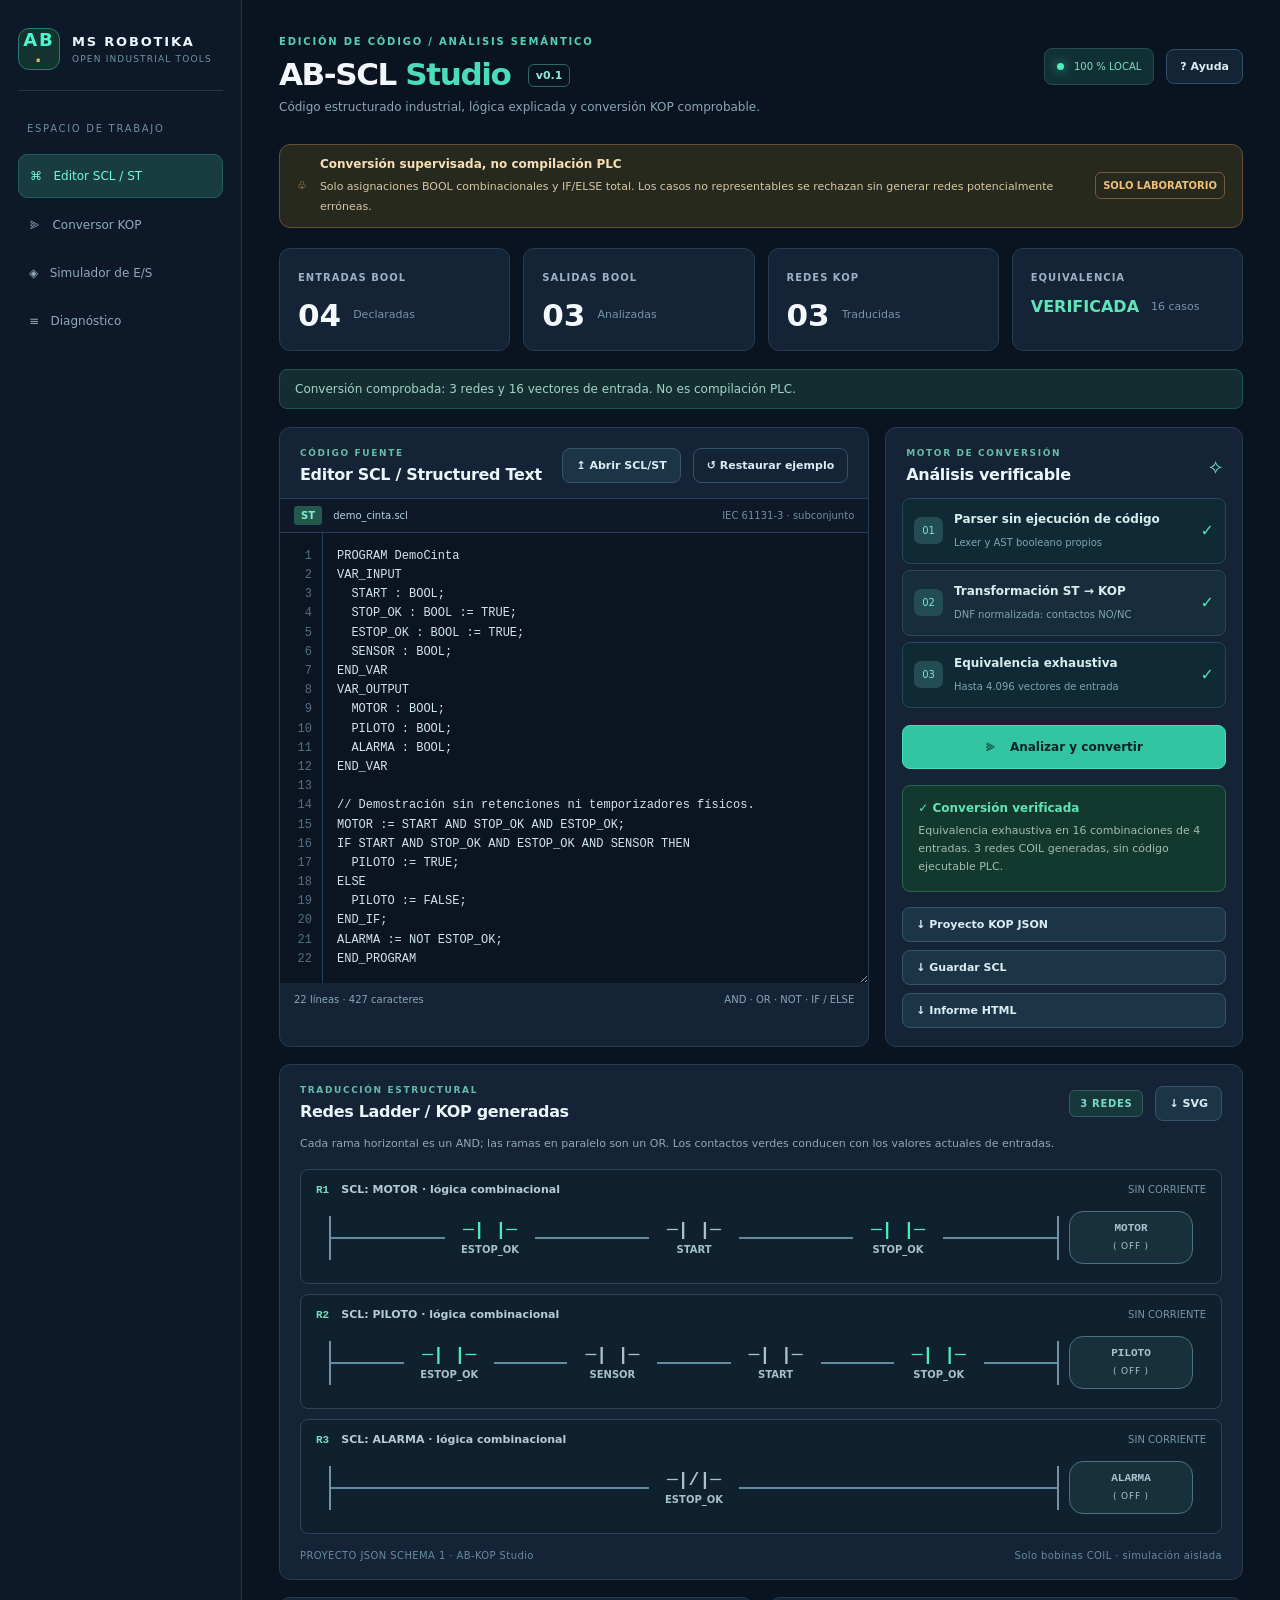
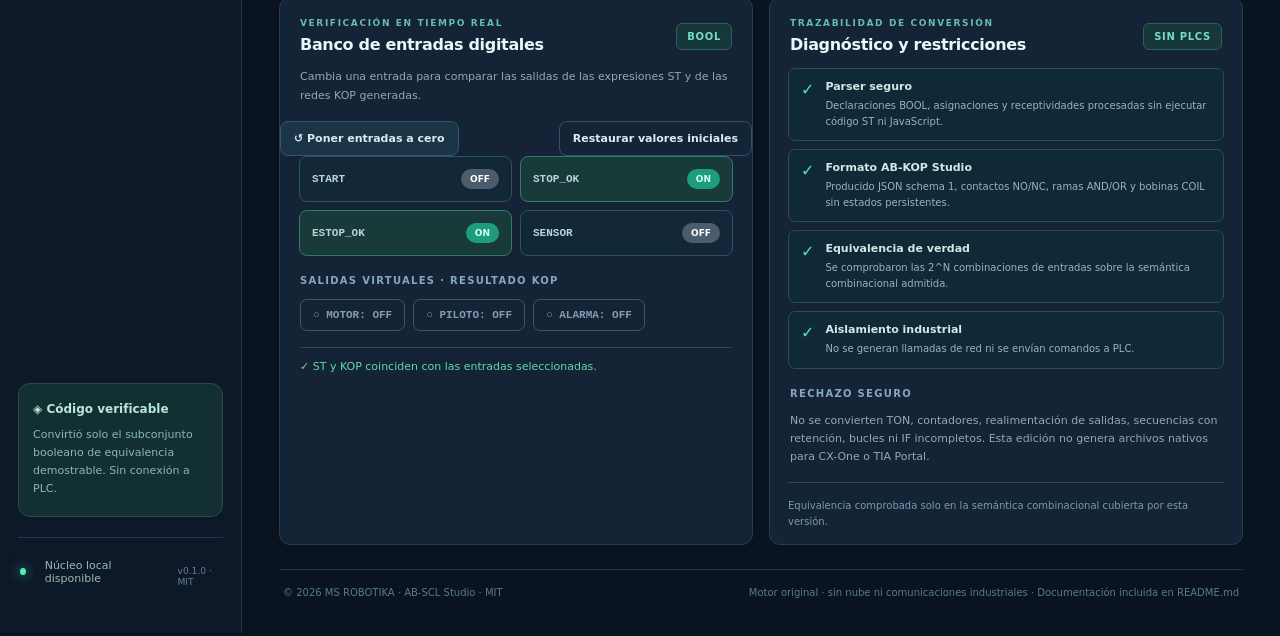
<file: index.html>
<!doctype html>
<html lang="es"><head><meta charset="utf-8"><meta name="viewport" content="width=device-width,initial-scale=1">
<meta name="theme-color" content="#0b1422"><meta name="description" content="AB-SCL Studio: editor, analizador y conversor local de un subconjunto booleano de SCL/ST a KOP, por MS ROBOTIKA."><title>AB-SCL Studio — MS ROBOTIKA</title><link rel="stylesheet" href="src/style.css"></head>
<body><div class="shell"><aside class="sidebar"><div class="brand"><div class="brand-icon">AB<span>·</span></div><div><b>MS ROBOTIKA</b><small>OPEN INDUSTRIAL TOOLS</small></div></div><div class="divider"></div><div class="nav-title">ESPACIO DE TRABAJO</div><nav><a class="active" href="#workbench">⌘ &nbsp; Editor SCL / ST</a><a href="#converter">⫸ &nbsp; Conversor KOP</a><a href="#simulator">◈ &nbsp; Simulador de E/S</a><a href="#diagnostics">≡ &nbsp; Diagnóstico</a></nav><div class="sidebar-spacer"></div><div class="sidebar-info"><b>◈ Código verificable</b><p>Convirtió solo el subconjunto booleano de equivalencia demostrable. Sin conexión a PLC.</p></div><div class="sidebar-bottom"><span class="pulse"></span> Núcleo local disponible <small>v0.1.0 · MIT</small></div></aside>
<main><header class="header"><div><p class="eyebrow">EDICIÓN DE CÓDIGO / ANÁLISIS SEMÁNTICO</p><h1>AB-SCL <em>Studio</em> <span class="version">v0.1</span></h1><p class="subtitle">Código estructurado industrial, lógica explicada y conversión KOP comprobable.</p></div><div class="header-tools"><div class="local"><span class="pulse"></span> 100 % LOCAL</div><button id="help" class="button ghost" type="button">? Ayuda</button></div></header>
<div class="safety"><span class="safety-icon">♧</span><div><b>Conversión supervisada, no compilación PLC</b><span>Solo asignaciones BOOL combinacionales y IF/ELSE total. Los casos no representables se rechazan sin generar redes potencialmente erróneas.</span></div><strong>SOLO LABORATORIO</strong></div>
<section class="metrics" aria-label="Estado del análisis"><div class="metric"><small>ENTRADAS BOOL</small><div><strong id="metric-inputs">04</strong><span>Declaradas</span></div></div><div class="metric"><small>SALIDAS BOOL</small><div><strong id="metric-outputs">03</strong><span>Analizadas</span></div></div><div class="metric"><small>REDES KOP</small><div><strong id="metric-rungs">03</strong><span>Traducidas</span></div></div><div class="metric"><small>EQUIVALENCIA</small><div><strong id="metric-status" class="metric-status good">VERIFICADA</strong><span id="metric-cases">16 casos</span></div></div></section>
<div id="notice" class="notice" role="status" aria-live="polite">Ejemplo preparado. Revisa el SCL y pulsa Analizar y convertir.</div>
<section class="workbench" id="workbench"><div class="editor-panel panel"><div class="section-head"><div><p class="eyebrow">CÓDIGO FUENTE</p><h2>Editor SCL / Structured Text</h2></div><div class="file-actions"><label class="button light file-label">↥ Abrir SCL/ST<input type="file" id="import-source" accept=".scl,.st,.txt,text/plain"></label><button class="button subtle" id="reset-code" type="button" title="Restaura el código de demostración; podrás recuperar el borrador anterior">↺ Restaurar ejemplo</button><button class="button light" id="undo-demo" type="button" hidden>↶ Recuperar borrador</button></div></div><div class="editor-hint"><span class="file-tab"><span>ST</span> demo_cinta.scl</span><span>IEC 61131-3 · subconjunto</span></div><div class="code-wrap"><pre id="line-numbers" aria-hidden="true">1</pre><textarea id="source" spellcheck="false" aria-label="Código fuente SCL/ST" maxlength="50000"></textarea></div><div class="editor-footer"><span id="source-info">0 líneas · sin archivo externo</span><span>AND · OR · NOT · IF / ELSE</span></div></div><aside class="conversion-panel panel"><div class="section-head"><div><p class="eyebrow">MOTOR DE CONVERSIÓN</p><h2>Análisis verificable</h2></div><span class="symbol">⟡</span></div><div class="pipeline"><div><span class="step-icon">01</span><div><b>Parser sin ejecución de código</b><small>Lexer y AST booleano propios</small></div><span id="step-parser" class="step-status">✓</span></div><div><span class="step-icon">02</span><div><b>Transformación ST → KOP</b><small>DNF normalizada: contactos NO/NC</small></div><span id="step-transform" class="step-status">✓</span></div><div><span class="step-icon">03</span><div><b>Equivalencia exhaustiva</b><small>Hasta 4.096 vectores de entrada</small></div><span id="step-verify" class="step-status">✓</span></div></div><button id="convert" class="button primary convert" type="button">⫸ &nbsp; Analizar y convertir</button><div id="conversion-result" class="conversion-result good"><b>✓ Conversión verificada</b><p>Las expresiones ST y las redes KOP entregan los mismos resultados para todas las combinaciones del ejemplo.</p></div><div class="conversion-actions"><button id="export-kop" class="button light" type="button">↓ Proyecto KOP JSON</button><button id="export-source" class="button light" type="button">↓ Guardar SCL</button><button id="export-report" class="button light" type="button">↓ Informe HTML</button></div></aside></section>
<section id="converter" class="panel ladder-panel"><div class="section-head"><div><p class="eyebrow">TRADUCCIÓN ESTRUCTURAL</p><h2>Redes Ladder / KOP generadas</h2></div><div class="head-tools"><span id="rung-count" class="tag">3 REDES</span><button id="export-svg" class="button light" type="button">↓ SVG</button></div></div><p class="hint">Cada rama horizontal es un AND; las ramas en paralelo son un OR. Los contactos verdes conducen con los valores actuales de entradas.</p><div id="rungs" class="rung-list"></div><div class="ladder-foot"><span>PROYECTO JSON SCHEMA 1 · AB-KOP Studio</span><span>Solo bobinas COIL · simulación aislada</span></div></section>
<section class="lower-grid"><div class="panel sim-panel" id="simulator"><div class="section-head"><div><p class="eyebrow">VERIFICACIÓN EN TIEMPO REAL</p><h2>Banco de entradas digitales</h2></div><span class="tag">BOOL</span></div><p class="hint">Cambia una entrada para comparar las salidas de las expresiones ST y de las redes KOP generadas.</p><div class="file-actions" role="group" aria-label="Puesta a cero del simulador"><button id="zero-inputs" class="button light" type="button" title="Desactivar todas las entradas simuladas sin borrar el código">↺ Poner entradas a cero</button><button id="default-inputs" class="button subtle" type="button" title="Volver a los valores iniciales declarados en VAR_INPUT">Restaurar valores iniciales</button></div><div id="inputs" class="io-list"></div><div class="section-label">SALIDAS VIRTUALES · RESULTADO KOP</div><div id="outputs" class="output-list"></div><div id="simulation-status" class="check-line">✓ ST y KOP coinciden con las entradas seleccionadas.</div></div><div class="panel diag-panel" id="diagnostics"><div class="section-head"><div><p class="eyebrow">TRAZABILIDAD DE CONVERSIÓN</p><h2>Diagnóstico y restricciones</h2></div><span class="tag">SIN PLCS</span></div><div id="diagnostic-list" class="diagnostics"></div><div class="section-label">RECHAZO SEGURO</div><p class="hint">No se convierten TON, contadores, realimentación de salidas, secuencias con retención, bucles ni IF incompletos. Esta edición no genera archivos nativos para CX-One o TIA Portal.</p><div class="diagnostic-foot">Equivalencia comprobada solo en la semántica combinacional cubierta por esta versión.</div></div></section>
<footer><span>© 2026 MS ROBOTIKA · AB-SCL Studio · MIT</span><span>Motor original · sin nube ni comunicaciones industriales · Documentación incluida en README.md</span></footer></main></div>
<div id="help-dialog" class="modal" hidden><div role="dialog" aria-modal="true" aria-labelledby="help-heading"><div class="section-head"><h2 id="help-heading">Guía rápida · AB-SCL Studio</h2><button id="close-help" class="button">✕</button></div><p>Declara entradas en <code>VAR_INPUT</code> y salidas en <code>VAR_OUTPUT</code> como <code>BOOL</code>. Después asigna cada salida exactamente una vez mediante expresiones con <code>AND</code>, <code>OR</code> y <code>NOT</code>, o usa un <code>IF ... THEN ... ELSE ... END_IF;</code> que asigne las mismas salidas en ambas ramas.</p><p>Las salidas calculadas deben depender solo de entradas declaradas y deben expresarse con hasta 8 ramas de 12 contactos. El motor prueba todas las combinaciones de hasta 12 entradas para confirmar la equivalencia del subconjunto admitido. No significa que pueda convertir todo SCL/ST ni que el código sea apto para una máquina real.</p><p><strong>Exporta Proyecto KOP JSON</strong> para importar el resultado en AB-KOP Studio v0.1 y revisarlo visualmente.</p></div></div>
<script src="src/core.js"></script><script src="src/app.js"></script></body></html>
</file>
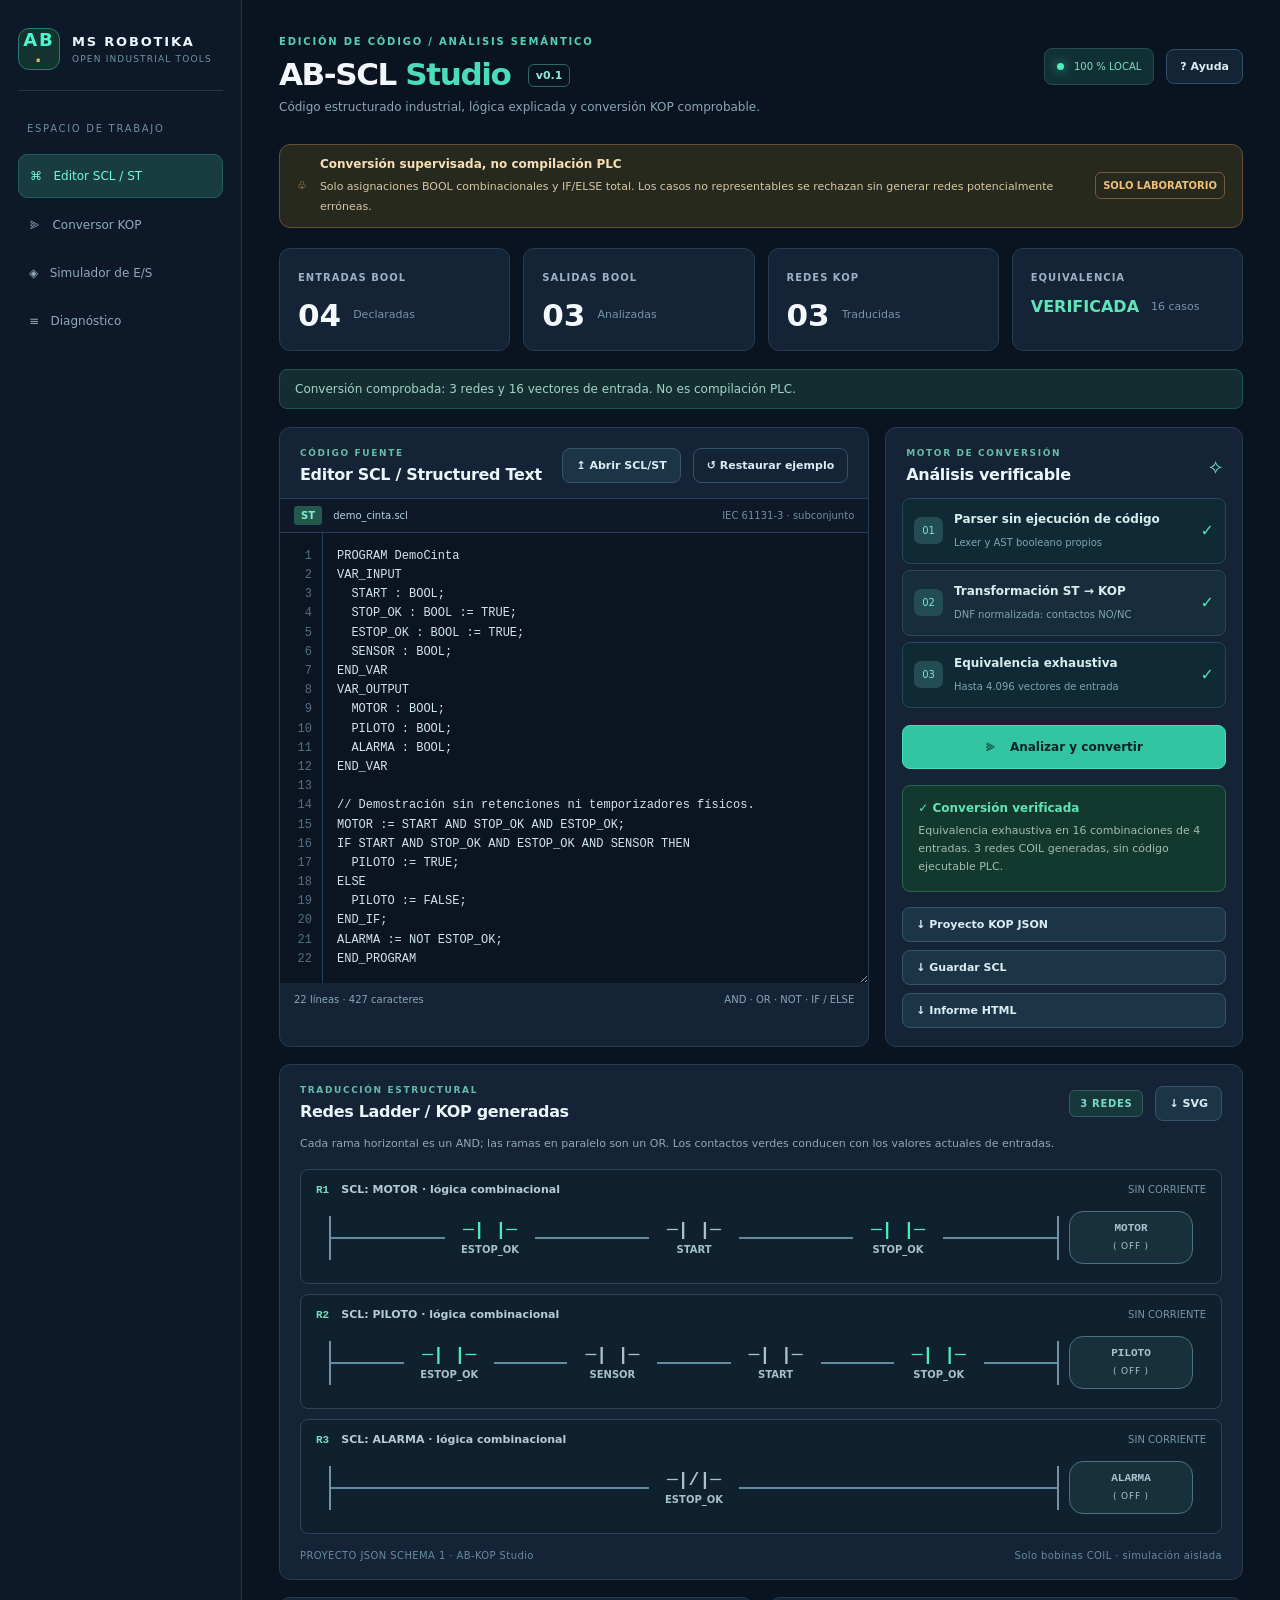
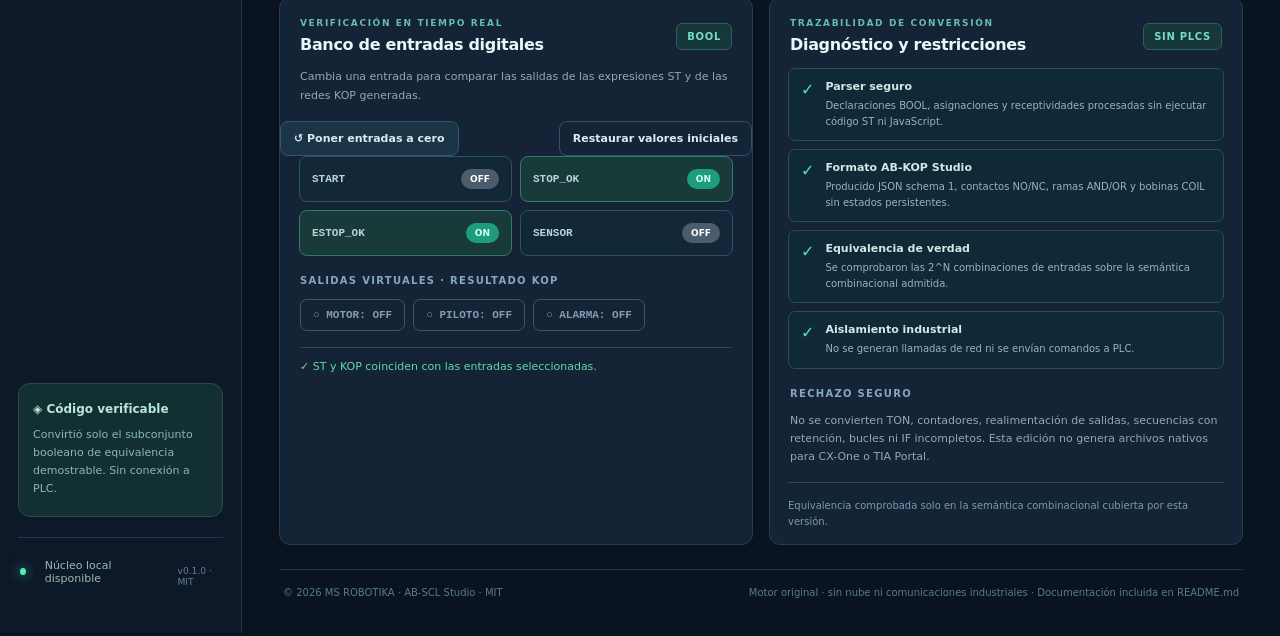
<file: AB-SCL-Studio-PORTABLE.html>
<!doctype html>
<html lang="es"><head><meta charset="utf-8"><meta name="viewport" content="width=device-width,initial-scale=1">
<meta name="theme-color" content="#0b1422"><meta name="description" content="AB-SCL Studio: editor, analizador y conversor local de un subconjunto booleano de SCL/ST a KOP, por MS ROBOTIKA."><title>AB-SCL Studio — MS ROBOTIKA</title><style>

/* SPDX-License-Identifier: MIT — © 2026 MS ROBOTIKA */
:root{font-family:Inter,'Segoe UI',system-ui,-apple-system,sans-serif;color:#dfe9f1;background:#0a1320;font-synthesis:none;--panel:#142335;--line:#263c51;--muted:#8da4b6;--teal:#3de3b9;--ink:#dfe9f1;--nav:#0d1828}*{box-sizing:border-box}body{margin:0}button,input,textarea{font:inherit}button{cursor:pointer}a{color:inherit}.shell{display:grid;grid-template-columns:242px minmax(0,1fr);min-height:100vh}.sidebar{background:var(--nav);border-right:1px solid #213348;padding:28px 18px;display:flex;flex-direction:column;gap:20px}.brand{display:flex;gap:12px;align-items:center;color:#eef8ff;font-size:13px;letter-spacing:.14em}.brand small{display:block;font-size:9px;letter-spacing:.13em;color:#7295a9;margin-top:5px}.brand-icon{display:grid;place-items:center;width:42px;height:42px;border:1px solid #257c76;border-radius:11px;color:#4bf6d0;font-weight:900;font-size:18px;background:#14332f}.brand-icon span{color:#e7b66b}.divider{height:1px;background:#253649}.nav-title{font-size:10px;letter-spacing:.17em;color:#718da2;margin:12px 9px 0}.sidebar nav{display:grid;gap:6px}.sidebar nav a{padding:14px 11px;border-radius:9px;text-decoration:none;font-size:12px;color:#91aabd}.sidebar nav a.active{background:#193c40;color:#74f8dc;border:1px solid #245e60}.sidebar nav a:not(.active):hover{background:#172839}.sidebar-spacer{flex:1}.sidebar-info{padding:18px 14px;border:1px solid #2b4a4e;background:#123032;border-radius:12px;color:#b9e7dc;font-size:12px}.sidebar-info p{font-size:11px;line-height:1.65;color:#8bb8b1;margin:10px 0 0}.sidebar-bottom{border-top:1px solid #253649;padding:18px 2px;font-size:11px;color:#9cbaaf}.sidebar-bottom small{display:block;color:#627f92;margin:9px 0 0 18px}.pulse{display:inline-block;width:7px;height:7px;background:#4af0b6;border-radius:50%;margin-right:7px;box-shadow:0 0 12px #3dcaa6}main{width:100%;max-width:1600px;min-width:0;padding:36px 37px 18px;margin:auto}.header,.section-head,.header-tools,.metric>div,.head-tools,.editor-footer,.ladder-foot,.sidebar-bottom,.file-actions{display:flex;align-items:center;justify-content:space-between;gap:12px}.header{align-items:flex-start;margin-bottom:22px}.eyebrow{margin:0 0 9px;font-size:10px;font-weight:800;letter-spacing:.18em;color:#53d2b3}.header h1{font-size:31px;color:#f2f7fc;letter-spacing:-.045em;margin:0 0 6px}.header h1 em{color:#4bdcba;font-style:normal}.version{border:1px solid #2a6a63;color:#8ee8d2;font-size:11px;letter-spacing:0;border-radius:6px;padding:4px 7px;margin-left:8px;vertical-align:6px}.subtitle{font-size:12px;color:#8aa5b9;margin:8px 0}.header-tools{justify-content:flex-start;padding-top:12px}.local{font-size:10px;color:#7bdfbf;border:1px solid #234d4f;background:#113034;padding:12px;border-radius:8px;white-space:nowrap}.button{border:1px solid #345068;background:#182b3e;color:#dcecf5;padding:10px 13px;border-radius:8px;font-weight:650;font-size:11px;white-space:nowrap;transition:background .15s}.button:hover{background:#254158}.button.primary{background:#32c5a2;color:#08241f;border-color:#45dfb8;font-size:12px}.button.primary:hover{background:#63e5c1}.button.light{border-color:#385568;background:#1b3546}.button.subtle,.button.ghost{background:#132436}.safety{display:flex;align-items:center;gap:13px;border:1px solid #625039;background:#27291e;color:#d6c7a4;padding:12px 17px;border-radius:11px;margin-bottom:20px}.safety-icon{font-size:24px;color:#ebb66a}.safety div{flex:1}.safety b{display:block;font-size:12px;color:#f6dfb5;margin-bottom:4px}.safety span{font-size:11px;line-height:1.45}.safety strong{font-size:10px;color:#f1c175;white-space:nowrap;border:1px solid #785b3d;border-radius:6px;padding:7px}.metrics{display:grid;grid-template-columns:repeat(4,minmax(0,1fr));gap:13px;margin-bottom:18px}.metric,.panel{border:1px solid var(--line);background:var(--panel);border-radius:11px}.metric{padding:17px 18px}.metric>small{font-size:10px;font-weight:700;letter-spacing:.1em;color:#9bb2c4}.metric>div{justify-content:flex-start;margin-top:12px}.metric strong{font-size:31px;font-weight:780;color:#f4fafb}.metric span{font-size:11px;color:#7895a9}.metric strong.metric-status{font-size:16px}.good{color:#5fe5b8!important}.bad{color:#f6a9a2!important}.notice{color:#a0d5c3;background:#142d31;border:1px solid #1f5551;border-radius:8px;padding:12px 15px;margin-bottom:18px;font-size:12px}.notice.error{border-color:#7c4944;background:#38282a;color:#f9c1b6}.workbench{display:grid;grid-template-columns:minmax(0,1.65fr) minmax(300px,1fr);gap:16px;margin-bottom:17px}.section-head{padding:20px 20px 14px}.section-head h2{font-size:16px;letter-spacing:-.02em;margin:0;color:#eaf6f9}.section-head .eyebrow{font-size:9px;color:#66bdaa;margin-bottom:7px}.file-label{cursor:pointer}.file-label input{display:none}.editor-hint{display:flex;justify-content:space-between;align-items:center;background:#0d1928;color:#708da3;font-size:10px;padding:7px 14px;border-top:1px solid #294058;border-bottom:1px solid #294058}.file-tab{color:#b6d1e0}.file-tab span{display:inline-block;background:#24594e;color:#84eed0;border-radius:3px;padding:4px 7px;font-weight:750;margin-right:8px}.code-wrap{display:grid;grid-template-columns:43px minmax(0,1fr);background:#0b1522;min-height:420px;max-height:470px;overflow:auto}.code-wrap pre{font-family:'Cascadia Code',Consolas,monospace;color:#546f83;text-align:right;padding:14px 10px;margin:0;border-right:1px solid #294059;font-size:12px;line-height:1.6;user-select:none;white-space:pre;min-height:100%;align-self:start}.code-wrap textarea{font-family:'Cascadia Code',Consolas,monospace;border:0;outline:0;resize:vertical;background:none;color:#d0e5e9;padding:14px;font-size:12px;line-height:1.6;white-space:pre;tab-size:2;min-height:420px;height:100%;overflow:auto}.editor-footer{padding:11px 14px;font-size:10px;color:#88a7b8}.editor-panel,.conversion-panel{overflow:hidden}.conversion-panel{display:flex;flex-direction:column}.symbol{color:#60debf;font-size:20px}.pipeline{display:grid;gap:6px;margin:0 16px 17px}.pipeline>div{display:flex;align-items:center;gap:11px;padding:13px 11px;border:1px solid #2a4857;background:#102a35;border-radius:8px}.pipeline>div:nth-child(2){background:#182d3b}.pipeline>div b{display:block;font-size:12px;margin-bottom:5px;color:#d9edef}.pipeline>div small{font-size:10px;color:#7fa4b2}.pipeline .step-icon{background:#244c55;color:#71ebcc;border-radius:7px;font-size:10px;padding:8px}.step-status{margin-left:auto;color:#4be3b4;font-weight:800}.convert{display:block;margin:0 16px 16px;width:calc(100% - 32px);padding:14px}.conversion-result{margin:0 16px 15px;padding:15px;border:1px solid #27654f;border-radius:8px;background:#13392f;font-size:11px}.conversion-result.bad{background:#432b2e;border-color:#884e50}.conversion-result b{font-size:12px}.conversion-result p{color:#a4bbaf;line-height:1.65;margin:7px 0 0}.conversion-result.bad p{color:#f1b2b3}.conversion-actions{margin:auto 16px 18px;display:grid;grid-template-columns:1fr;gap:8px}.conversion-actions button{width:100%;text-align:left}.ladder-panel{padding-bottom:10px;margin-bottom:17px}.tag{font-size:10px;letter-spacing:.07em;font-weight:750;color:#74ddc1;border:1px solid #335d58;background:#17383a;border-radius:6px;padding:7px 10px}.hint{color:#90a9b8;font-size:11px;line-height:1.65;margin:0 20px 16px}.rung-list{margin:0 20px;display:grid;gap:10px}.rung{border:1px solid #2d4658;background:#0f202e;border-radius:8px;padding:13px 15px 12px;min-width:0}.rung-title{display:flex;align-items:center;gap:12px;margin-bottom:15px;font-size:11px;color:#b6cbd6}.rung-title b{color:#78dcbe;font-family:Consolas,monospace}.rung-title span{margin-left:auto;color:#7696a8;font-size:10px}.ladder-circuit{display:flex;align-items:center;min-width:0;gap:10px;overflow-x:auto;padding-bottom:7px}.rail{height:100%;align-self:stretch;border-left:3px solid #7b9db0}.branches{display:grid;gap:10px;flex:1;min-width:0}.branch{display:flex;align-items:center;min-height:44px;white-space:nowrap;border-left:2px solid #7191a4;border-right:2px solid #7191a4}.wire{height:2px;background:#668ba0;min-width:18px;flex:1}.contact{display:flex;flex-direction:column;align-items:center;gap:4px;min-width:90px;color:#a4c1cb}.contact b{font-size:10px;font-weight:750}.contact .symbolic{font:700 18px Consolas,monospace;white-space:nowrap;color:#abc2cb}.contact.on .symbolic{color:#4debb9}.coil{border:1px solid #4e7180;border-radius:14px;padding:10px 15px;text-align:center;min-width:124px;color:#a9c4d0;background:#17303c}.coil.on{border-color:#35b98c;background:#1d493a;color:#baffdd}.coil b{display:block;font-family:Consolas,monospace;font-size:11px}.coil small{font-size:9px;letter-spacing:.09em}.ladder-foot{color:#688b9e;font-size:10px;letter-spacing:.04em;margin:16px 20px 8px;flex-wrap:wrap}.lower-grid{display:grid;grid-template-columns:minmax(0,1fr) minmax(0,1fr);gap:16px}.lower-grid .panel{min-height:340px}.io-list{margin:0 19px 17px;display:grid;grid-template-columns:1fr 1fr;gap:8px}.io-btn{display:flex;align-items:center;justify-content:space-between;background:#122738;border:1px solid #305066;border-radius:8px;padding:12px;color:#b8d4df;gap:10px;font-size:11px}.io-btn.on{border-color:#327b6a;background:#183a39}.io-btn code{font:700 11px Consolas,monospace}.io-btn .switch{border-radius:12px;background:#4b5c6d;color:#fff;padding:5px 9px;font-size:9px;font-weight:800}.io-btn.on .switch{background:#1e9d7e;color:#d7fff0}.section-label{font-size:10px;font-weight:750;letter-spacing:.13em;color:#89a7ba;margin:19px 20px 13px}.output-list{display:flex;flex-wrap:wrap;gap:8px;margin:0 20px 16px}.output{border:1px solid #40556b;border-radius:7px;padding:9px 12px;color:#839db0;font:700 11px Consolas,monospace}.output.on{background:#174c3d;color:#7df8cf;border-color:#238c72}.check-line{margin:15px 20px;border-top:1px solid #2d4959;padding:12px 0;color:#60daa9;font-size:11px}.diagnostics{margin:0 18px}.diag-row{display:flex;align-items:start;gap:11px;padding:11px 12px;background:#102936;border:1px solid #2a4b57;border-radius:7px;margin-bottom:8px}.diag-row b{display:block;color:#d4e8e9;font-size:11px}.diag-row p{font-size:10px;color:#96b6bb;margin:5px 0 0;line-height:1.55}.diag-icon{color:#59e4b6;font-weight:800}.diag-row.warn{background:#392b2c;border-color:#774749}.diag-row.warn .diag-icon{color:#f2ad9c}.diagnostic-foot{border-top:1px solid #2d4959;margin:14px 18px;padding-top:15px;font-size:10px;line-height:1.6;color:#789cad}footer{display:flex;justify-content:space-between;gap:12px;color:#597a90;font-size:10px;margin:24px 0 0;border-top:1px solid #1f3547;padding:17px 4px}footer a{color:#8ba8b5}.modal{position:fixed;inset:0;background:#050c12b8;display:grid;place-items:center;padding:20px;z-index:10}.modal[hidden]{display:none}.modal>div{max-width:590px;background:#193043;border:1px solid #427180;border-radius:12px;padding:17px;color:#bfd8e5;line-height:1.8;font-size:12px}.modal code{color:#7af0ca}@media(max-width:1250px){.shell{grid-template-columns:200px minmax(0,1fr)}main{padding:25px 22px}.workbench{grid-template-columns:minmax(0,1fr) minmax(265px,.82fr)}}@media(max-width:980px){.shell{display:block}.sidebar{padding:13px 20px;display:block}.sidebar nav,.nav-title,.sidebar-info,.sidebar-bottom,.sidebar-spacer,.divider{display:none}.brand{justify-content:center}.workbench{grid-template-columns:1fr}.metrics{grid-template-columns:repeat(2,minmax(0,1fr))}.lower-grid{grid-template-columns:1fr}}@media(max-width:520px){main{padding:19px 12px}.header{display:block}.header h1{font-size:27px}.header-tools{padding:5px 0 0}.header .local{padding:9px}.safety{align-items:start}.safety strong{display:none}.metrics{gap:7px}.metric{padding:12px}.metric strong{font-size:23px}.metric strong.metric-status{font-size:12px}.metric>div{display:block}.metric span{display:block;margin-top:5px}.section-head{padding:16px 12px;flex-wrap:wrap}.section-head h2{font-size:14px}.button{font-size:10px;padding:9px}.editor-hint,.editor-footer{font-size:9px}.code-wrap textarea{font-size:10px}.code-wrap{grid-template-columns:30px minmax(0,1fr)}.code-wrap pre{font-size:10px;padding:14px 5px}.rung-list,.hint{margin-left:11px;margin-right:11px}.rung{padding:10px}.ladder-foot{margin:14px 10px}.contact{min-width:78px}.coil{min-width:99px}.io-list{margin:0 12px;grid-template-columns:1fr}.lower-grid .panel{min-height:auto}footer{display:block;font-size:9px}}


</style></head>
<body><div class="shell"><aside class="sidebar"><div class="brand"><div class="brand-icon">AB<span>·</span></div><div><b>MS ROBOTIKA</b><small>OPEN INDUSTRIAL TOOLS</small></div></div><div class="divider"></div><div class="nav-title">ESPACIO DE TRABAJO</div><nav><a class="active" href="#workbench">⌘ &nbsp; Editor SCL / ST</a><a href="#converter">⫸ &nbsp; Conversor KOP</a><a href="#simulator">◈ &nbsp; Simulador de E/S</a><a href="#diagnostics">≡ &nbsp; Diagnóstico</a></nav><div class="sidebar-spacer"></div><div class="sidebar-info"><b>◈ Código verificable</b><p>Convirtió solo el subconjunto booleano de equivalencia demostrable. Sin conexión a PLC.</p></div><div class="sidebar-bottom"><span class="pulse"></span> Núcleo local disponible <small>v0.1.0 · MIT</small></div></aside>
<main><header class="header"><div><p class="eyebrow">EDICIÓN DE CÓDIGO / ANÁLISIS SEMÁNTICO</p><h1>AB-SCL <em>Studio</em> <span class="version">v0.1</span></h1><p class="subtitle">Código estructurado industrial, lógica explicada y conversión KOP comprobable.</p></div><div class="header-tools"><div class="local"><span class="pulse"></span> 100 % LOCAL</div><button id="help" class="button ghost" type="button">? Ayuda</button></div></header>
<div class="safety"><span class="safety-icon">♧</span><div><b>Conversión supervisada, no compilación PLC</b><span>Solo asignaciones BOOL combinacionales y IF/ELSE total. Los casos no representables se rechazan sin generar redes potencialmente erróneas.</span></div><strong>SOLO LABORATORIO</strong></div>
<section class="metrics" aria-label="Estado del análisis"><div class="metric"><small>ENTRADAS BOOL</small><div><strong id="metric-inputs">04</strong><span>Declaradas</span></div></div><div class="metric"><small>SALIDAS BOOL</small><div><strong id="metric-outputs">03</strong><span>Analizadas</span></div></div><div class="metric"><small>REDES KOP</small><div><strong id="metric-rungs">03</strong><span>Traducidas</span></div></div><div class="metric"><small>EQUIVALENCIA</small><div><strong id="metric-status" class="metric-status good">VERIFICADA</strong><span id="metric-cases">16 casos</span></div></div></section>
<div id="notice" class="notice" role="status" aria-live="polite">Ejemplo preparado. Revisa el SCL y pulsa Analizar y convertir.</div>
<section class="workbench" id="workbench"><div class="editor-panel panel"><div class="section-head"><div><p class="eyebrow">CÓDIGO FUENTE</p><h2>Editor SCL / Structured Text</h2></div><div class="file-actions"><label class="button light file-label">↥ Abrir SCL/ST<input type="file" id="import-source" accept=".scl,.st,.txt,text/plain"></label><button class="button subtle" id="reset-code" type="button" title="Restaura el código de demostración; podrás recuperar el borrador anterior">↺ Restaurar ejemplo</button><button class="button light" id="undo-demo" type="button" hidden>↶ Recuperar borrador</button></div></div><div class="editor-hint"><span class="file-tab"><span>ST</span> demo_cinta.scl</span><span>IEC 61131-3 · subconjunto</span></div><div class="code-wrap"><pre id="line-numbers" aria-hidden="true">1</pre><textarea id="source" spellcheck="false" aria-label="Código fuente SCL/ST" maxlength="50000"></textarea></div><div class="editor-footer"><span id="source-info">0 líneas · sin archivo externo</span><span>AND · OR · NOT · IF / ELSE</span></div></div><aside class="conversion-panel panel"><div class="section-head"><div><p class="eyebrow">MOTOR DE CONVERSIÓN</p><h2>Análisis verificable</h2></div><span class="symbol">⟡</span></div><div class="pipeline"><div><span class="step-icon">01</span><div><b>Parser sin ejecución de código</b><small>Lexer y AST booleano propios</small></div><span id="step-parser" class="step-status">✓</span></div><div><span class="step-icon">02</span><div><b>Transformación ST → KOP</b><small>DNF normalizada: contactos NO/NC</small></div><span id="step-transform" class="step-status">✓</span></div><div><span class="step-icon">03</span><div><b>Equivalencia exhaustiva</b><small>Hasta 4.096 vectores de entrada</small></div><span id="step-verify" class="step-status">✓</span></div></div><button id="convert" class="button primary convert" type="button">⫸ &nbsp; Analizar y convertir</button><div id="conversion-result" class="conversion-result good"><b>✓ Conversión verificada</b><p>Las expresiones ST y las redes KOP entregan los mismos resultados para todas las combinaciones del ejemplo.</p></div><div class="conversion-actions"><button id="export-kop" class="button light" type="button">↓ Proyecto KOP JSON</button><button id="export-source" class="button light" type="button">↓ Guardar SCL</button><button id="export-report" class="button light" type="button">↓ Informe HTML</button></div></aside></section>
<section id="converter" class="panel ladder-panel"><div class="section-head"><div><p class="eyebrow">TRADUCCIÓN ESTRUCTURAL</p><h2>Redes Ladder / KOP generadas</h2></div><div class="head-tools"><span id="rung-count" class="tag">3 REDES</span><button id="export-svg" class="button light" type="button">↓ SVG</button></div></div><p class="hint">Cada rama horizontal es un AND; las ramas en paralelo son un OR. Los contactos verdes conducen con los valores actuales de entradas.</p><div id="rungs" class="rung-list"></div><div class="ladder-foot"><span>PROYECTO JSON SCHEMA 1 · AB-KOP Studio</span><span>Solo bobinas COIL · simulación aislada</span></div></section>
<section class="lower-grid"><div class="panel sim-panel" id="simulator"><div class="section-head"><div><p class="eyebrow">VERIFICACIÓN EN TIEMPO REAL</p><h2>Banco de entradas digitales</h2></div><span class="tag">BOOL</span></div><p class="hint">Cambia una entrada para comparar las salidas de las expresiones ST y de las redes KOP generadas.</p><div class="file-actions" role="group" aria-label="Puesta a cero del simulador"><button id="zero-inputs" class="button light" type="button" title="Desactivar todas las entradas simuladas sin borrar el código">↺ Poner entradas a cero</button><button id="default-inputs" class="button subtle" type="button" title="Volver a los valores iniciales declarados en VAR_INPUT">Restaurar valores iniciales</button></div><div id="inputs" class="io-list"></div><div class="section-label">SALIDAS VIRTUALES · RESULTADO KOP</div><div id="outputs" class="output-list"></div><div id="simulation-status" class="check-line">✓ ST y KOP coinciden con las entradas seleccionadas.</div></div><div class="panel diag-panel" id="diagnostics"><div class="section-head"><div><p class="eyebrow">TRAZABILIDAD DE CONVERSIÓN</p><h2>Diagnóstico y restricciones</h2></div><span class="tag">SIN PLCS</span></div><div id="diagnostic-list" class="diagnostics"></div><div class="section-label">RECHAZO SEGURO</div><p class="hint">No se convierten TON, contadores, realimentación de salidas, secuencias con retención, bucles ni IF incompletos. Esta edición no genera archivos nativos para CX-One o TIA Portal.</p><div class="diagnostic-foot">Equivalencia comprobada solo en la semántica combinacional cubierta por esta versión.</div></div></section>
<footer><span>© 2026 MS ROBOTIKA · AB-SCL Studio · MIT</span><span>Motor original · sin nube ni comunicaciones industriales · Documentación incluida en README.md</span></footer></main></div>
<div id="help-dialog" class="modal" hidden><div role="dialog" aria-modal="true" aria-labelledby="help-heading"><div class="section-head"><h2 id="help-heading">Guía rápida · AB-SCL Studio</h2><button id="close-help" class="button">✕</button></div><p>Declara entradas en <code>VAR_INPUT</code> y salidas en <code>VAR_OUTPUT</code> como <code>BOOL</code>. Después asigna cada salida exactamente una vez mediante expresiones con <code>AND</code>, <code>OR</code> y <code>NOT</code>, o usa un <code>IF ... THEN ... ELSE ... END_IF;</code> que asigne las mismas salidas en ambas ramas.</p><p>Las salidas calculadas deben depender solo de entradas declaradas y deben expresarse con hasta 8 ramas de 12 contactos. El motor prueba todas las combinaciones de hasta 12 entradas para confirmar la equivalencia del subconjunto admitido. No significa que pueda convertir todo SCL/ST ni que el código sea apto para una máquina real.</p><p><strong>Exporta Proyecto KOP JSON</strong> para importar el resultado en AB-KOP Studio v0.1 y revisarlo visualmente.</p></div></div>
<script>

/* SPDX-License-Identifier: MIT — Copyright (c) 2026 MS ROBOTIKA.
   Restricted, deterministic IEC 61131-3 Structured Text parser and Boolean KOP converter.
   No eval; unsupported constructs rejected instead of guessing. */
(function(root,factory){'use strict';const api=factory();if(typeof module==='object'&&module.exports)module.exports=api;root.ABSclCore=api;})(typeof globalThis!=='undefined'?globalThis:this,function(){
'use strict';
const MAX_SOURCE=50000,MAX_VARIABLES=36,MAX_OUTPUTS=40,MAX_BRANCHES=8,MAX_CONTACTS=12;
const IDENT=/^[A-Z][A-Z0-9_]{0,31}$/;
const BAD=new Set(['CONSTRUCTOR','PROTOTYPE','__PROTO__','TRUE','FALSE','AND','OR','NOT','IF','THEN','ELSE','END_IF','VAR_INPUT','VAR_OUTPUT','VAR','END_VAR','PROGRAM','END_PROGRAM','BOOL']);
const ensure=(ok,msg)=>{if(!ok)throw Error(msg);};
const own=(o,k)=>Object.prototype.hasOwnProperty.call(o,k);
function lex(input){
 ensure(typeof input==='string'&&input.length<=MAX_SOURCE,'El código debe ser texto de hasta 50.000 caracteres.');
 const tokens=[];let pos=0,line=1;
 const rx=/\s+|\(\*[\s\S]*?\*\)|\/\/[^\n]*|:=|[():;]|[A-Za-z_][A-Za-z0-9_]*|\d+|./y;
 while(pos<input.length){rx.lastIndex=pos;const m=rx.exec(input);ensure(m,'Token inesperado');let t=m[0],start=pos;pos+=t.length;const startLine=line;line+=(t.match(/\n/g)||[]).length;
 if(/^\s+$/.test(t)||t.startsWith('//')||t.startsWith('(*'))continue;
 if(t==='('&&input[start+1]==='*')throw Error('Comentario sin cerrar en línea '+startLine);
 if(t===')'||t==='('||t===':'||t===';'||t===':=')tokens.push({v:t,line:startLine});
 else if(/^[A-Za-z_][A-Za-z0-9_]*$/.test(t))tokens.push({v:t.toUpperCase(),line:startLine});
 else throw Error(`Símbolo no admitido «${t}» en línea ${startLine}.`);
 ensure(tokens.length<=8000,'Demasiados tokens para la versión 0.1.');
 }
 tokens.push({v:'<EOF>',line});return tokens;
}
function parse(source){
 const toks=lex(source);let i=0;const peek=()=>toks[i].v,where=()=>toks[i].line;
 function take(v){const t=toks[i];if(v!==undefined&&t.v!==v)throw Error(`Línea ${t.line}: se esperaba ${v}, encontrado «${t.v}».`);i++;return t.v;}
 function id(){const t=toks[i],s=take();ensure(IDENT.test(s)&&!BAD.has(s),`Línea ${t.line}: nombre de variable inválido «${s}».`);return s;}
 function primary(){if(peek()==='NOT'){take();return {op:'NOT',arg:primary()};}if(peek()==='('){take();const a=or();take(')');return a;}
  const t=toks[i],v=take();if(v==='TRUE'||v==='FALSE')return {op:'CONST',value:v==='TRUE'};
  ensure(IDENT.test(v)&&!BAD.has(v),`Línea ${t.line}: expresión no booleana o palabra no soportada «${v}».`);return {op:'VAR',name:v};}
 function and(){let a=primary();while(peek()==='AND'){take();a={op:'AND',a,b:primary()};}return a;}
 function or(){let a=and();while(peek()==='OR'){take();a={op:'OR',a,b:and()};}return a;}
 function assign(){const line=where(),name=id();take(':=');const expr=or();take(';');return {name,expr,line};}
 const declarations={inputs:Object.create(null),outputs:Object.create(null)},types=Object.create(null);
 if(peek()==='PROGRAM'){take();id();}
 let sawBlock=false;
 while(peek()==='VAR_INPUT'||peek()==='VAR_OUTPUT'){
  const section=take(),group=section==='VAR_INPUT'?'inputs':'outputs';sawBlock=true;let count=0;
  while(peek()!=='END_VAR'){
   ensure(peek()!=='<EOF>',`Línea ${where()}: falta END_VAR.`);
   const names=[id()];while(peek()===','){take();names.push(id());} // comma unsupported by lexer, explicit failure; deliberate
   take(':');take('BOOL');let initial=false;
   if(peek()===':='){take();const word=take();ensure(word==='TRUE'||word==='FALSE',`Línea ${where()}: solo BOOL TRUE/FALSE.`);initial=word==='TRUE';}
   take(';');
   for(const name of names){ensure(!own(types,name),'Variable duplicada: '+name);types[name]=group;declarations[group][name]=initial;count++;}
   ensure(count<=MAX_VARIABLES,'Demasiadas variables en una sección.');
  }
  take('END_VAR');
 }
 ensure(sawBlock,'Se requieren declaraciones VAR_INPUT / VAR_OUTPUT.');
 const outputs=Object.keys(declarations.outputs),inputs=Object.keys(declarations.inputs);
 ensure(outputs.length>0&&outputs.length<=MAX_OUTPUTS,'Se requieren entre 1 y 40 salidas BOOL.');
 ensure(inputs.length>0&&inputs.length<=MAX_VARIABLES,'Se requiere al menos una entrada BOOL.');
 for(const o of outputs)ensure(declarations.outputs[o]===false,'La salida '+o+' tiene valor inicial TRUE; no equivale a bobina COIL.');
 function assignmentsUntil(stops){const statements=[];while(!stops.includes(peek())){
  ensure(peek()!=='<EOF>',`Línea ${where()}: fin prematuro, se esperaba ${stops.join(' / ')}.`);
  ensure(peek()!=='IF'&&peek()!=='ELSIF'&&peek()!=='FOR'&&peek()!=='WHILE'&&peek()!=='CASE',`Línea ${where()}: IF anidado, ciclos o CASE aún no son convertibles de forma segura.`);
  statements.push(assign());
  ensure(statements.length<=MAX_OUTPUTS,'Demasiadas asignaciones por bloque.');
 }return statements;}
 const statements=[];
 while(peek()!=='END_PROGRAM'&&peek()!=='<EOF>'){
  if(peek()==='IF'){
   take();const cond=or();take('THEN');const then=assignmentsUntil(['ELSE','END_IF','ELSIF']);
   ensure(peek()==='ELSE',`Línea ${where()}: IF requiere ELSE para evitar retención de salidas.`);
   take('ELSE');const otherwise=assignmentsUntil(['END_IF','ELSIF']);take('END_IF');take(';');
   statements.push({kind:'IF',cond,then,otherwise});
  }else{statements.push({kind:'DIRECT',assignment:assign()});}
  ensure(statements.length<=MAX_OUTPUTS,'El programa contiene demasiadas instrucciones.');
 }
 if(peek()==='END_PROGRAM')take();take('<EOF>');
 ensure(statements.length>0,'El programa no contiene asignaciones.');
 // Compile into a total combinational expression for each output; no implicit latches.
 const assigns=Object.create(null);
 const atom=a=>{ensure(own(declarations.outputs,a.name),'Solo pueden asignarse salidas BOOL declaradas: '+a.name);
  function check(n){if(n.op==='VAR')ensure(own(declarations.inputs,n.name),'La expresión solo puede leer entradas BOOL: '+n.name);else if(n.op==='NOT')check(n.arg);else if(n.op==='AND'||n.op==='OR'){check(n.a);check(n.b);}}
  check(a.expr);return a.expr;};
 function unique(list){let found=Object.create(null);for(const a of list){ensure(!own(found,a.name),'Salida repetida en una misma rama: '+a.name);found[a.name]=atom(a);}return found;}
 for(const s of statements){
  let produced;
  if(s.kind==='DIRECT'){produced=unique([s.assignment]);}
  else{
   function checkCond(n){if(n.op==='VAR')ensure(own(declarations.inputs,n.name),'Condición IF solo admite entradas BOOL: '+n.name);else if(n.op==='NOT')checkCond(n.arg);else if(n.op==='AND'||n.op==='OR'){checkCond(n.a);checkCond(n.b);}}
   checkCond(s.cond);const left=unique(s.then),right=unique(s.otherwise);
   ensure(Object.keys(left).length>0,'La rama THEN debe asignar salidas.');
   ensure(Object.keys(left).length===Object.keys(right).length&&Object.keys(left).every(k=>own(right,k)), 'THEN y ELSE deben asignar exactamente las mismas salidas BOOL.');
   produced=Object.create(null);for(const name of Object.keys(left))produced[name]={op:'OR',a:{op:'AND',a:s.cond,b:left[name]},b:{op:'AND',a:{op:'NOT',arg:s.cond},b:right[name]}};
  }
  for(const [name,expr]of Object.entries(produced)){ensure(!own(assigns,name),'La salida '+name+' se asigna varias veces; su secuenciación ST no puede compilarse a una única bobina.');assigns[name]=expr;}
 }
 ensure(outputs.every(name=>own(assigns,name)),'Faltan asignaciones totales para: '+outputs.filter(x=>!own(assigns,x)).join(', '));
 return {schema:1,source,declarations,assigns,statements,inputNames:inputs,outputNames:outputs};
}
function evaluate(node,signals){switch(node.op){case 'CONST':return node.value;case 'VAR':return signals[node.name]===true;case 'NOT':return !evaluate(node.arg,signals);case 'AND':return evaluate(node.a,signals)&&evaluate(node.b,signals);case 'OR':return evaluate(node.a,signals)||evaluate(node.b,signals);default:throw Error('AST no válido');}}
function negate(n){if(n.op==='CONST')return {op:'CONST',value:!n.value};if(n.op==='NOT')return n.arg;if(n.op==='AND')return {op:'OR',a:negate(n.a),b:negate(n.b)};if(n.op==='OR')return {op:'AND',a:negate(n.a),b:negate(n.b)};return {op:'NOT',arg:n};}
function dnf(ast){
 function calc(n){if(n.op==='CONST')return n.value?[[]]:[];if(n.op==='VAR')return [[{kind:'NO',variable:n.name}]];
  if(n.op==='NOT'){if(n.arg.op==='VAR')return [[{kind:'NC',variable:n.arg.name}]];return calc(negate(n.arg));}
  if(n.op==='OR')return [...calc(n.a),...calc(n.b)];if(n.op==='AND'){
    const x=calc(n.a),y=calc(n.b);ensure(x.length*y.length<=256,'La fórmula genera demasiadas combinaciones para v0.1.');
    return x.flatMap(a=>y.map(b=>[...a,...b]));}throw Error('AST no válido');}
 const raw=calc(ast),seen=new Set(),out=[];
 for(const b of raw){const v=new Map();let impossible=false;for(const c of b){const prev=v.get(c.variable);if(prev&&prev!==c.kind){impossible=true;break;}v.set(c.variable,c.kind);}if(impossible)continue;
  const contacts=[...v].map(([variable,kind])=>({kind,variable})).sort((a,b)=>a.variable.localeCompare(b.variable));
  if(contacts.length===0)throw Error('La fórmula incluye una rama TRUE incondicional; esta edición no dispone de contacto de constante seguro.');
  ensure(contacts.length<=MAX_CONTACTS,'Una rama requiere más de 12 contactos.');
  const key=JSON.stringify(contacts);if(!seen.has(key)){out.push(contacts);seen.add(key);} }
 // Remove redundant longer AND branches if a shorter branch implies them.
 const minimized=out.filter((candidate,i)=>!out.some((other,j)=>i!==j&&other.length<candidate.length&&other.every(c=>candidate.some(d=>d.variable===c.variable&&d.kind===c.kind))));
 ensure(minimized.length>0,'La salida es constante FALSE y no puede expresarse con bobinas KOP de v0.1.');
 ensure(minimized.length<=MAX_BRANCHES,'Se necesitan '+minimized.length+' ramas; AB-KOP Studio admite máximo 8.');
 return minimized;
}
function convert(ast){
 const rungs=ast.outputNames.map((name,i)=>({id:'R'+(i+1),name:'SCL: '+name+' · lógica combinacional',operation:'COIL',target:name,branches:dnf(ast.assigns[name])}));
 const model={schema:1,name:'AB-SCL Studio · conversión verificada',description:'Generado desde un subconjunto ST booleano. Sin escritura a PLC. Revisar antes de implementar.',inputs:{...ast.declarations.inputs},outputs:{...ast.declarations.outputs},rungs};
 return {model,rungs,verification:verify(ast,model)};
}
function evaluateKop(model,signals){const outputs=Object.create(null);for(const rung of model.rungs){const on=rung.branches.some(br=>br.every(c=>c.kind==='NO'?signals[c.variable]===true:signals[c.variable]!==true));outputs[rung.target]=on;}return outputs;}
function verify(ast,model){
 ensure(ast.inputNames.length<=12,'Para una verificación exhaustiva se admiten hasta 12 entradas BOOL; simplifica el proyecto.');
 const total=2**ast.inputNames.length;
 for(let bits=0;bits<total;bits++){
  const signals=Object.create(null);ast.inputNames.forEach((n,i)=>signals[n]=!!(bits&(1<<i)));
  const kop=evaluateKop(model,signals);
  for(const n of ast.outputNames)if(evaluate(ast.assigns[n],signals)!==kop[n])throw Error('Fallo de equivalencia en '+n+' para '+JSON.stringify(signals));
 }
 return {status:'VERIFIED',cases:total,outputs:ast.outputNames.length,method:'Exhaustivo para las 2^N combinaciones de entradas BOOL; semántica combinacional restringida.'};
}
function analyze(source){const ast=parse(source),compiled=convert(ast);return {ast,...compiled};}
function example(){return sample();}
function sample(){return `PROGRAM DemoCinta\nVAR_INPUT\n  START : BOOL;\n  STOP_OK : BOOL := TRUE;\n  ESTOP_OK : BOOL := TRUE;\n  SENSOR : BOOL;\nEND_VAR\nVAR_OUTPUT\n  MOTOR : BOOL;\n  PILOTO : BOOL;\n  ALARMA : BOOL;\nEND_VAR\n\n// Demostración sin retenciones ni temporizadores físicos.\nMOTOR := START AND STOP_OK AND ESTOP_OK;\nIF MOTOR_LOGIC AND SENSOR THEN\n  PILOTO := TRUE;\nELSE\n  PILOTO := FALSE;\nEND_IF;\nALARMA := NOT ESTOP_OK;\nEND_PROGRAM`.replace('MOTOR_LOGIC','START AND STOP_OK AND ESTOP_OK');}
return Object.freeze({lex,parse,evaluate,convert,dnf,verify,analyze,sample,example,evaluateKop});
});


</script><script>

/* SPDX-License-Identifier: MIT — Copyright (c) 2026 MS ROBOTIKA. */
(()=>{'use strict';
const core=window.ABSclCore,$=id=>document.getElementById(id);
let data=null,signal=Object.create(null),previousSource=null;
const asText=(tag,value,cls)=>{const n=document.createElement(tag);if(value!==undefined)n.textContent=String(value);if(cls)n.className=cls;return n;};
function notice(text,bad=false){$('notice').textContent=text;$('notice').classList.toggle('error',bad);}
const countLines=()=>{const content=$('source').value;const lines=content.split('\n').length;$('line-numbers').textContent=Array.from({length:lines},(_,i)=>i+1).join('\n');$('source-info').textContent=`${lines} líneas · ${content.length} caracteres`;};
const isOn=(c)=>c.kind==='NO'?signal[c.variable]===true:signal[c.variable]!==true;
const rungOn=r=>r.branches.some(br=>br.every(isOn));
const escapeHtml=text=>String(text).replace(/[&<>"']/g,ch=>({'&':'&amp;','<':'&lt;','>':'&gt;','"':'&quot;',"'":'&#39;'}[ch]));
function download(name,content,type){const url=URL.createObjectURL(new Blob([content],{type})),a=document.createElement('a');a.href=url;a.download=name;document.body.append(a);a.click();a.remove();setTimeout(()=>URL.revokeObjectURL(url),1000);}
function fresh(){return data&&core.evaluateKop(data.model,signal);}
function displayValues(){if(!data)return;
 const rungs=$('rungs');rungs.replaceChildren();for(const rung of data.rungs){const on=rungOn(rung),outer=asText('article',undefined,'rung');const title=asText('div',undefined,'rung-title');title.append(asText('b',rung.id),asText('strong',rung.name),asText('span',on?'CONDUCE':'SIN CORRIENTE'));outer.append(title);
 const circuit=asText('div',undefined,'ladder-circuit');circuit.append(asText('div',undefined,'rail'));const branches=asText('div',undefined,'branches');rung.branches.forEach(branch=>{const line=asText('div',undefined,'branch');line.append(asText('div',undefined,'wire'));branch.forEach(c=>{const el=asText('div',undefined,'contact'+(isOn(c)?' on':''));el.append(asText('span',c.kind==='NO'?'─| |─':'─|/|─','symbolic'),asText('b',c.variable));line.append(el);line.append(asText('div',undefined,'wire'));});branches.append(line);});circuit.append(branches);const coil=asText('div',undefined,'coil'+(on?' on':''));coil.append(asText('b',rung.target),asText('small',on?'( ON )':'( OFF )'));circuit.append(coil,asText('div',undefined,'rail'));outer.append(circuit);rungs.append(outer);}
 const outs=fresh();const list=$('outputs');list.replaceChildren();for(const name of data.ast.outputNames)list.append(asText('span',`${outs[name]?'●':'○'} ${name}: ${outs[name]?'ON':'OFF'}`,'output'+(outs[name]?' on':'')));
 const equivalent=data.ast.outputNames.every(n=>core.evaluate(data.ast.assigns[n],signal)===outs[n]);$('simulation-status').textContent=equivalent?'✓ ST y KOP coinciden con las entradas seleccionadas.':'✕ Diferencia detectada: no utilizar esta conversión.';$('simulation-status').classList.toggle('bad',!equivalent);
}
function renderInputs(){const area=$('inputs');area.replaceChildren();if(!data)return;for(const name of data.ast.inputNames){const isOnNow=signal[name]===true;const b=asText('button',undefined,'io-btn'+(isOnNow?' on':''));b.type='button';b.setAttribute('aria-pressed',String(isOnNow));b.append(asText('code',name),asText('span',isOnNow?'ON':'OFF','switch'));b.addEventListener('click',()=>{signal[name]=!signal[name];renderInputs();displayValues();});area.append(b);}}
function diagnostic(ok,message){const area=$('diagnostic-list'),row=asText('div',undefined,'diag-row'+(ok?'':' warn'));row.append(asText('span',ok?'✓':'!','diag-icon'));const txt=asText('div');txt.append(asText('b',message[0]),asText('p',message[1]));row.append(txt);area.append(row);}
function metrics(ok){$('metric-inputs').textContent=data?String(data.ast.inputNames.length).padStart(2,'0'):'—';$('metric-outputs').textContent=data?String(data.ast.outputNames.length).padStart(2,'0'):'—';$('metric-rungs').textContent=data?String(data.rungs.length).padStart(2,'0'):'—';$('metric-status').textContent=ok?'VERIFICADA':'RECHAZADA';$('metric-status').className='metric-status '+(ok?'good':'bad');$('metric-cases').textContent=data?`${data.verification.cases} casos`:'sin conversión';}
function analyze(){try{const next=core.analyze($('source').value);data=next;signal=Object.assign(Object.create(null),next.ast.declarations.inputs);metrics(true);$('rung-count').textContent=next.rungs.length+' REDES';
  for(const id of ['step-parser','step-transform','step-verify'])$(id).textContent='✓';$('conversion-result').className='conversion-result good';$('conversion-result').replaceChildren(asText('b','✓ Conversión verificada'),asText('p',`Equivalencia exhaustiva en ${next.verification.cases} combinaciones de ${next.ast.inputNames.length} entradas. ${next.rungs.length} redes COIL generadas, sin código ejecutable PLC.`));
  $('diagnostic-list').replaceChildren();diagnostic(true,['Parser seguro','Declaraciones BOOL, asignaciones y receptividades procesadas sin ejecutar código ST ni JavaScript.']);diagnostic(true,['Formato AB-KOP Studio','Producido JSON schema 1, contactos NO/NC, ramas AND/OR y bobinas COIL sin estados persistentes.']);diagnostic(true,['Equivalencia de verdad','Se comprobaron las 2^N combinaciones de entradas sobre la semántica combinacional admitida.']);diagnostic(true,['Aislamiento industrial','No se generan llamadas de red ni se envían comandos a PLC.']);
  renderInputs();displayValues();notice(`Conversión comprobada: ${next.rungs.length} redes y ${next.verification.cases} vectores de entrada. No es compilación PLC.`);
 }catch(err){data=null;metrics(false);$('rung-count').textContent='0 REDES';$('rungs').replaceChildren();$('inputs').replaceChildren();$('outputs').replaceChildren();$('conversion-result').className='conversion-result bad';$('conversion-result').replaceChildren(asText('b','✕ Conversión bloqueada'),asText('p',err.message));$('diagnostic-list').replaceChildren();diagnostic(false,['Error o construcción no representable',err.message]);notice('Conversión rechazada: '+err.message,true);for(const id of ['step-parser','step-transform','step-verify'])$(id).textContent='—';}
}
function needsData(){if(!data){notice('Analiza el código y corrige los errores antes de exportar el resultado.',true);return false;}return true;}
function makeSvg(){const width=1080,margin=45,cell=122,height=90+data.rungs.reduce((n,r)=>n+90+65*(r.branches.length-1),0);const parts=[`<svg xmlns="http://www.w3.org/2000/svg" viewBox="0 0 ${width} ${height}" width="${width}" height="${height}"><rect width="100%" height="100%" fill="#fff"/><text x="${margin}" y="32" font-family="Arial" font-size="18" fill="#123">AB-SCL Studio · Esquema KOP (simulación)</text>`];let y=72;
 for(const rung of data.rungs){parts.push(`<text x="${margin}" y="${y}" font-family="Consolas" font-size="13" fill="#245">${escapeHtml(rung.id+' · '+rung.name)}</text>`);y+=33;
  for(const br of rung.branches){parts.push(`<line x1="${margin}" y1="${y+10}" x2="${width-65}" y2="${y+10}" stroke="#64818b" stroke-width="2"/>`);let x=margin+26;for(const contact of br){parts.push(`<rect x="${x}" y="${y-10}" width="105" height="40" rx="4" fill="#f4faf8" stroke="#256e62"/><text x="${x+52}" y="${y+6}" text-anchor="middle" font-family="Consolas" font-size="12">${contact.kind==='NO'?'| |':'|/|'} ${escapeHtml(contact.variable)}</text>`);x+=cell;}parts.push(`<rect x="${width-200}" y="${y-10}" width="132" height="40" rx="14" fill="#e5f9ed" stroke="#256e62"/><text x="${width-134}" y="${y+6}" text-anchor="middle" font-family="Consolas" font-size="12">( ${escapeHtml(rung.target)} )</text>`);y+=65;}y+=25;}
 parts.push('</svg>');return parts.join('');}
function report(){const rows=data.rungs.map(r=>`<tr><td>${escapeHtml(r.id)}</td><td>${escapeHtml(r.target)}</td><td>${r.branches.map(br=>br.map(c=>escapeHtml(c.kind+' '+c.variable)).join(' AND ')).join(' OR ')}</td></tr>`).join('');return `<!doctype html><html lang="es"><meta charset="utf-8"><title>Informe AB-SCL Studio</title><style>body{font-family:Arial;max-width:940px;margin:45px auto;color:#213546;line-height:1.6}h1{color:#146a57}table{border-collapse:collapse;width:100%}td,th{padding:12px;border:1px solid #ccd8db;text-align:left}.warn{padding:14px;background:#f8ead6}</style><h1>AB-SCL Studio · Informe de conversión</h1><div class="warn"><b>SOLO LABORATORIO.</b> Equivalencia para subconjunto BOOL combinacional. Sin código compilado para PLC ni certificación.</div><h2>Verificación</h2><p>${data.verification.cases} vectores exhaustivos, ${data.ast.inputNames.length} entradas, ${data.rungs.length} redes.</p><h2>Señales</h2><p>Entradas: ${data.ast.inputNames.map(escapeHtml).join(', ')}</p><p>Salidas: ${data.ast.outputNames.map(escapeHtml).join(', ')}</p><h2>Redes KOP</h2><table><tr><th>Red</th><th>Bobina</th><th>Ramas (AND / OR)</th></tr>${rows}</table><h2>Fuente ST/SCL</h2><pre>${escapeHtml($('source').value)}</pre><p>MS ROBOTIKA © 2026 · MIT · Informe no certificable.</p></html>`;}
function init(){
 $('source').value=core.sample();countLines();analyze();
 $('source').addEventListener('input',()=>{countLines();data=null;metrics(false);$('rungs').replaceChildren();$('inputs').replaceChildren();$('outputs').replaceChildren();notice('Código modificado: vuelve a analizar para actualizar el KOP.',true);});
 $('source').addEventListener('scroll',()=>{$('line-numbers').scrollTop=$('source').scrollTop;});
 $('source').addEventListener('keydown',e=>{if(e.key==='Tab'){e.preventDefault();const t=e.target,start=t.selectionStart,end=t.selectionEnd;t.setRangeText('  ',start,end,'end');t.dispatchEvent(new Event('input'));}});
 $('convert').addEventListener('click',analyze);
 $('reset-code').addEventListener('click',()=>{const sample=core.sample();previousSource=$('source').value===sample?null:$('source').value;$('undo-demo').hidden=previousSource===null;$('source').value=sample;countLines();analyze();notice('Ejemplo restaurado. Puedes recuperar tu borrador anterior cuando quieras.');});
 $('undo-demo').addEventListener('click',()=>{if(previousSource===null)return;$('source').value=previousSource;previousSource=null;$('undo-demo').hidden=true;countLines();analyze();notice('Borrador anterior recuperado.');});
 $('zero-inputs').addEventListener('click',()=>{if(!data)return notice('Analiza un SCL válido antes de reiniciar la simulación.',true);for(const name of data.ast.inputNames)signal[name]=false;renderInputs();displayValues();notice('Entradas virtuales puestas a cero. Código y redes KOP conservados.');});
 $('default-inputs').addEventListener('click',()=>{if(!data)return notice('Analiza un SCL válido antes de restaurar las entradas.',true);signal=Object.assign(Object.create(null),data.ast.declarations.inputs);renderInputs();displayValues();notice('Entradas restauradas a los valores declarados en VAR_INPUT.');});
 $('import-source').addEventListener('change',async e=>{try{const f=e.target.files?.[0];if(!f)return;if(f.size>50000)throw Error('Máximo 50 KB para código fuente.');$('source').value=await f.text();countLines();analyze();}catch(err){notice('Importación rechazada: '+err.message,true);}finally{e.target.value='';}});
 $('export-source').addEventListener('click',()=>download('AB-SCL-Studio-proyecto.scl',$('source').value,'text/plain;charset=utf-8'));
 $('export-kop').addEventListener('click',()=>{if(needsData())download('AB-SCL-para-AB-KOP-Studio.json',JSON.stringify(data.model,null,2),'application/json;charset=utf-8');});
 $('export-svg').addEventListener('click',()=>{if(needsData())download('AB-SCL-KOP-diagrama.svg',makeSvg(),'image/svg+xml;charset=utf-8');});
 $('export-report').addEventListener('click',()=>{if(needsData())download('AB-SCL-informe-verificacion.html',report(),'text/html;charset=utf-8');});
 $('help').addEventListener('click',()=>{$('help-dialog').hidden=false;$('close-help').focus();});$('close-help').addEventListener('click',()=>{$('help-dialog').hidden=true;});$('help-dialog').addEventListener('click',e=>{if(e.target===$('help-dialog'))$('help-dialog').hidden=true;});document.addEventListener('keydown',e=>{if(e.key==='Escape')$('help-dialog').hidden=true;});
}
init();
})();


</script></body></html>
</file>
<file: src/style.css>
/* SPDX-License-Identifier: MIT — © 2026 MS ROBOTIKA */
:root{font-family:Inter,'Segoe UI',system-ui,-apple-system,sans-serif;color:#dfe9f1;background:#0a1320;font-synthesis:none;--panel:#142335;--line:#263c51;--muted:#8da4b6;--teal:#3de3b9;--ink:#dfe9f1;--nav:#0d1828}*{box-sizing:border-box}body{margin:0}button,input,textarea{font:inherit}button{cursor:pointer}a{color:inherit}.shell{display:grid;grid-template-columns:242px minmax(0,1fr);min-height:100vh}.sidebar{background:var(--nav);border-right:1px solid #213348;padding:28px 18px;display:flex;flex-direction:column;gap:20px}.brand{display:flex;gap:12px;align-items:center;color:#eef8ff;font-size:13px;letter-spacing:.14em}.brand small{display:block;font-size:9px;letter-spacing:.13em;color:#7295a9;margin-top:5px}.brand-icon{display:grid;place-items:center;width:42px;height:42px;border:1px solid #257c76;border-radius:11px;color:#4bf6d0;font-weight:900;font-size:18px;background:#14332f}.brand-icon span{color:#e7b66b}.divider{height:1px;background:#253649}.nav-title{font-size:10px;letter-spacing:.17em;color:#718da2;margin:12px 9px 0}.sidebar nav{display:grid;gap:6px}.sidebar nav a{padding:14px 11px;border-radius:9px;text-decoration:none;font-size:12px;color:#91aabd}.sidebar nav a.active{background:#193c40;color:#74f8dc;border:1px solid #245e60}.sidebar nav a:not(.active):hover{background:#172839}.sidebar-spacer{flex:1}.sidebar-info{padding:18px 14px;border:1px solid #2b4a4e;background:#123032;border-radius:12px;color:#b9e7dc;font-size:12px}.sidebar-info p{font-size:11px;line-height:1.65;color:#8bb8b1;margin:10px 0 0}.sidebar-bottom{border-top:1px solid #253649;padding:18px 2px;font-size:11px;color:#9cbaaf}.sidebar-bottom small{display:block;color:#627f92;margin:9px 0 0 18px}.pulse{display:inline-block;width:7px;height:7px;background:#4af0b6;border-radius:50%;margin-right:7px;box-shadow:0 0 12px #3dcaa6}main{width:100%;max-width:1600px;min-width:0;padding:36px 37px 18px;margin:auto}.header,.section-head,.header-tools,.metric>div,.head-tools,.editor-footer,.ladder-foot,.sidebar-bottom,.file-actions{display:flex;align-items:center;justify-content:space-between;gap:12px}.header{align-items:flex-start;margin-bottom:22px}.eyebrow{margin:0 0 9px;font-size:10px;font-weight:800;letter-spacing:.18em;color:#53d2b3}.header h1{font-size:31px;color:#f2f7fc;letter-spacing:-.045em;margin:0 0 6px}.header h1 em{color:#4bdcba;font-style:normal}.version{border:1px solid #2a6a63;color:#8ee8d2;font-size:11px;letter-spacing:0;border-radius:6px;padding:4px 7px;margin-left:8px;vertical-align:6px}.subtitle{font-size:12px;color:#8aa5b9;margin:8px 0}.header-tools{justify-content:flex-start;padding-top:12px}.local{font-size:10px;color:#7bdfbf;border:1px solid #234d4f;background:#113034;padding:12px;border-radius:8px;white-space:nowrap}.button{border:1px solid #345068;background:#182b3e;color:#dcecf5;padding:10px 13px;border-radius:8px;font-weight:650;font-size:11px;white-space:nowrap;transition:background .15s}.button:hover{background:#254158}.button.primary{background:#32c5a2;color:#08241f;border-color:#45dfb8;font-size:12px}.button.primary:hover{background:#63e5c1}.button.light{border-color:#385568;background:#1b3546}.button.subtle,.button.ghost{background:#132436}.safety{display:flex;align-items:center;gap:13px;border:1px solid #625039;background:#27291e;color:#d6c7a4;padding:12px 17px;border-radius:11px;margin-bottom:20px}.safety-icon{font-size:24px;color:#ebb66a}.safety div{flex:1}.safety b{display:block;font-size:12px;color:#f6dfb5;margin-bottom:4px}.safety span{font-size:11px;line-height:1.45}.safety strong{font-size:10px;color:#f1c175;white-space:nowrap;border:1px solid #785b3d;border-radius:6px;padding:7px}.metrics{display:grid;grid-template-columns:repeat(4,minmax(0,1fr));gap:13px;margin-bottom:18px}.metric,.panel{border:1px solid var(--line);background:var(--panel);border-radius:11px}.metric{padding:17px 18px}.metric>small{font-size:10px;font-weight:700;letter-spacing:.1em;color:#9bb2c4}.metric>div{justify-content:flex-start;margin-top:12px}.metric strong{font-size:31px;font-weight:780;color:#f4fafb}.metric span{font-size:11px;color:#7895a9}.metric strong.metric-status{font-size:16px}.good{color:#5fe5b8!important}.bad{color:#f6a9a2!important}.notice{color:#a0d5c3;background:#142d31;border:1px solid #1f5551;border-radius:8px;padding:12px 15px;margin-bottom:18px;font-size:12px}.notice.error{border-color:#7c4944;background:#38282a;color:#f9c1b6}.workbench{display:grid;grid-template-columns:minmax(0,1.65fr) minmax(300px,1fr);gap:16px;margin-bottom:17px}.section-head{padding:20px 20px 14px}.section-head h2{font-size:16px;letter-spacing:-.02em;margin:0;color:#eaf6f9}.section-head .eyebrow{font-size:9px;color:#66bdaa;margin-bottom:7px}.file-label{cursor:pointer}.file-label input{display:none}.editor-hint{display:flex;justify-content:space-between;align-items:center;background:#0d1928;color:#708da3;font-size:10px;padding:7px 14px;border-top:1px solid #294058;border-bottom:1px solid #294058}.file-tab{color:#b6d1e0}.file-tab span{display:inline-block;background:#24594e;color:#84eed0;border-radius:3px;padding:4px 7px;font-weight:750;margin-right:8px}.code-wrap{display:grid;grid-template-columns:43px minmax(0,1fr);background:#0b1522;min-height:420px;max-height:470px;overflow:auto}.code-wrap pre{font-family:'Cascadia Code',Consolas,monospace;color:#546f83;text-align:right;padding:14px 10px;margin:0;border-right:1px solid #294059;font-size:12px;line-height:1.6;user-select:none;white-space:pre;min-height:100%;align-self:start}.code-wrap textarea{font-family:'Cascadia Code',Consolas,monospace;border:0;outline:0;resize:vertical;background:none;color:#d0e5e9;padding:14px;font-size:12px;line-height:1.6;white-space:pre;tab-size:2;min-height:420px;height:100%;overflow:auto}.editor-footer{padding:11px 14px;font-size:10px;color:#88a7b8}.editor-panel,.conversion-panel{overflow:hidden}.conversion-panel{display:flex;flex-direction:column}.symbol{color:#60debf;font-size:20px}.pipeline{display:grid;gap:6px;margin:0 16px 17px}.pipeline>div{display:flex;align-items:center;gap:11px;padding:13px 11px;border:1px solid #2a4857;background:#102a35;border-radius:8px}.pipeline>div:nth-child(2){background:#182d3b}.pipeline>div b{display:block;font-size:12px;margin-bottom:5px;color:#d9edef}.pipeline>div small{font-size:10px;color:#7fa4b2}.pipeline .step-icon{background:#244c55;color:#71ebcc;border-radius:7px;font-size:10px;padding:8px}.step-status{margin-left:auto;color:#4be3b4;font-weight:800}.convert{display:block;margin:0 16px 16px;width:calc(100% - 32px);padding:14px}.conversion-result{margin:0 16px 15px;padding:15px;border:1px solid #27654f;border-radius:8px;background:#13392f;font-size:11px}.conversion-result.bad{background:#432b2e;border-color:#884e50}.conversion-result b{font-size:12px}.conversion-result p{color:#a4bbaf;line-height:1.65;margin:7px 0 0}.conversion-result.bad p{color:#f1b2b3}.conversion-actions{margin:auto 16px 18px;display:grid;grid-template-columns:1fr;gap:8px}.conversion-actions button{width:100%;text-align:left}.ladder-panel{padding-bottom:10px;margin-bottom:17px}.tag{font-size:10px;letter-spacing:.07em;font-weight:750;color:#74ddc1;border:1px solid #335d58;background:#17383a;border-radius:6px;padding:7px 10px}.hint{color:#90a9b8;font-size:11px;line-height:1.65;margin:0 20px 16px}.rung-list{margin:0 20px;display:grid;gap:10px}.rung{border:1px solid #2d4658;background:#0f202e;border-radius:8px;padding:13px 15px 12px;min-width:0}.rung-title{display:flex;align-items:center;gap:12px;margin-bottom:15px;font-size:11px;color:#b6cbd6}.rung-title b{color:#78dcbe;font-family:Consolas,monospace}.rung-title span{margin-left:auto;color:#7696a8;font-size:10px}.ladder-circuit{display:flex;align-items:center;min-width:0;gap:10px;overflow-x:auto;padding-bottom:7px}.rail{height:100%;align-self:stretch;border-left:3px solid #7b9db0}.branches{display:grid;gap:10px;flex:1;min-width:0}.branch{display:flex;align-items:center;min-height:44px;white-space:nowrap;border-left:2px solid #7191a4;border-right:2px solid #7191a4}.wire{height:2px;background:#668ba0;min-width:18px;flex:1}.contact{display:flex;flex-direction:column;align-items:center;gap:4px;min-width:90px;color:#a4c1cb}.contact b{font-size:10px;font-weight:750}.contact .symbolic{font:700 18px Consolas,monospace;white-space:nowrap;color:#abc2cb}.contact.on .symbolic{color:#4debb9}.coil{border:1px solid #4e7180;border-radius:14px;padding:10px 15px;text-align:center;min-width:124px;color:#a9c4d0;background:#17303c}.coil.on{border-color:#35b98c;background:#1d493a;color:#baffdd}.coil b{display:block;font-family:Consolas,monospace;font-size:11px}.coil small{font-size:9px;letter-spacing:.09em}.ladder-foot{color:#688b9e;font-size:10px;letter-spacing:.04em;margin:16px 20px 8px;flex-wrap:wrap}.lower-grid{display:grid;grid-template-columns:minmax(0,1fr) minmax(0,1fr);gap:16px}.lower-grid .panel{min-height:340px}.io-list{margin:0 19px 17px;display:grid;grid-template-columns:1fr 1fr;gap:8px}.io-btn{display:flex;align-items:center;justify-content:space-between;background:#122738;border:1px solid #305066;border-radius:8px;padding:12px;color:#b8d4df;gap:10px;font-size:11px}.io-btn.on{border-color:#327b6a;background:#183a39}.io-btn code{font:700 11px Consolas,monospace}.io-btn .switch{border-radius:12px;background:#4b5c6d;color:#fff;padding:5px 9px;font-size:9px;font-weight:800}.io-btn.on .switch{background:#1e9d7e;color:#d7fff0}.section-label{font-size:10px;font-weight:750;letter-spacing:.13em;color:#89a7ba;margin:19px 20px 13px}.output-list{display:flex;flex-wrap:wrap;gap:8px;margin:0 20px 16px}.output{border:1px solid #40556b;border-radius:7px;padding:9px 12px;color:#839db0;font:700 11px Consolas,monospace}.output.on{background:#174c3d;color:#7df8cf;border-color:#238c72}.check-line{margin:15px 20px;border-top:1px solid #2d4959;padding:12px 0;color:#60daa9;font-size:11px}.diagnostics{margin:0 18px}.diag-row{display:flex;align-items:start;gap:11px;padding:11px 12px;background:#102936;border:1px solid #2a4b57;border-radius:7px;margin-bottom:8px}.diag-row b{display:block;color:#d4e8e9;font-size:11px}.diag-row p{font-size:10px;color:#96b6bb;margin:5px 0 0;line-height:1.55}.diag-icon{color:#59e4b6;font-weight:800}.diag-row.warn{background:#392b2c;border-color:#774749}.diag-row.warn .diag-icon{color:#f2ad9c}.diagnostic-foot{border-top:1px solid #2d4959;margin:14px 18px;padding-top:15px;font-size:10px;line-height:1.6;color:#789cad}footer{display:flex;justify-content:space-between;gap:12px;color:#597a90;font-size:10px;margin:24px 0 0;border-top:1px solid #1f3547;padding:17px 4px}footer a{color:#8ba8b5}.modal{position:fixed;inset:0;background:#050c12b8;display:grid;place-items:center;padding:20px;z-index:10}.modal[hidden]{display:none}.modal>div{max-width:590px;background:#193043;border:1px solid #427180;border-radius:12px;padding:17px;color:#bfd8e5;line-height:1.8;font-size:12px}.modal code{color:#7af0ca}@media(max-width:1250px){.shell{grid-template-columns:200px minmax(0,1fr)}main{padding:25px 22px}.workbench{grid-template-columns:minmax(0,1fr) minmax(265px,.82fr)}}@media(max-width:980px){.shell{display:block}.sidebar{padding:13px 20px;display:block}.sidebar nav,.nav-title,.sidebar-info,.sidebar-bottom,.sidebar-spacer,.divider{display:none}.brand{justify-content:center}.workbench{grid-template-columns:1fr}.metrics{grid-template-columns:repeat(2,minmax(0,1fr))}.lower-grid{grid-template-columns:1fr}}@media(max-width:520px){main{padding:19px 12px}.header{display:block}.header h1{font-size:27px}.header-tools{padding:5px 0 0}.header .local{padding:9px}.safety{align-items:start}.safety strong{display:none}.metrics{gap:7px}.metric{padding:12px}.metric strong{font-size:23px}.metric strong.metric-status{font-size:12px}.metric>div{display:block}.metric span{display:block;margin-top:5px}.section-head{padding:16px 12px;flex-wrap:wrap}.section-head h2{font-size:14px}.button{font-size:10px;padding:9px}.editor-hint,.editor-footer{font-size:9px}.code-wrap textarea{font-size:10px}.code-wrap{grid-template-columns:30px minmax(0,1fr)}.code-wrap pre{font-size:10px;padding:14px 5px}.rung-list,.hint{margin-left:11px;margin-right:11px}.rung{padding:10px}.ladder-foot{margin:14px 10px}.contact{min-width:78px}.coil{min-width:99px}.io-list{margin:0 12px;grid-template-columns:1fr}.lower-grid .panel{min-height:auto}footer{display:block;font-size:9px}}
</file>
